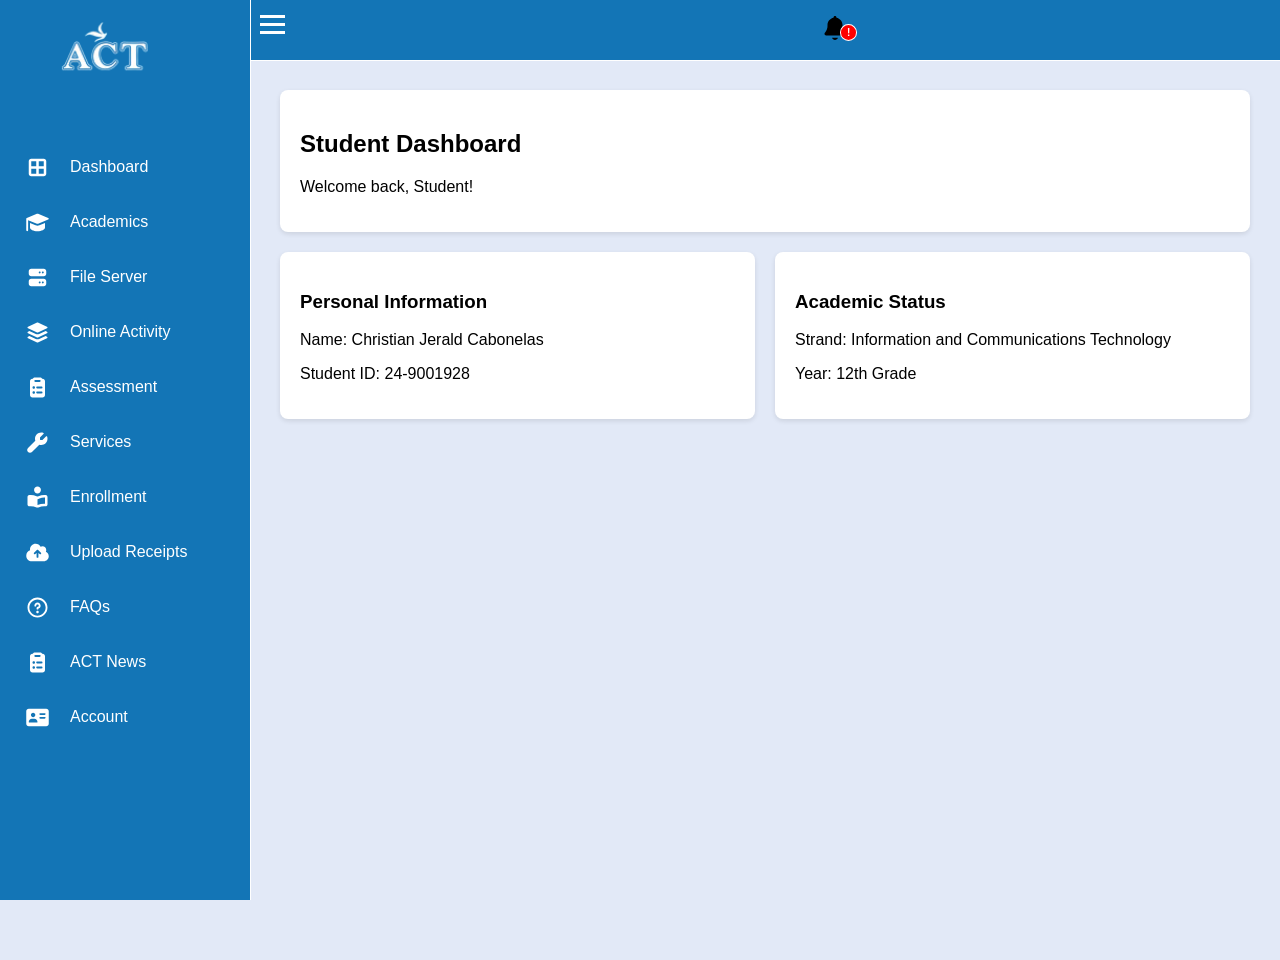
<file: index.html>
<!DOCTYPE html>
<html lang="en">
<head>
    <meta charset="UTF-8">
    <meta name="viewport" content="width=device-width, initial-scale=1.0">
    <link rel="stylesheet" href="style.css">
    <title>Sams Portal</title>
</head>
<body>
    <div class="header">
        <input type="checkbox" id="menu-toggle" class="menu-box">

    <div class="top-nav">
        <nav class="top-nav-container">
            <label for="menu-toggle" class="toggle">
                <span class="top_line common"></span>
                <span class="middle_line common"></span>
                <span class="bottom_line common"></span>
            </label>
            <div class="nav-icons-right">
                    <a href="verify.html" class="notification-link" target="_blank" title="Verify Email/SMS for Notifications">
                        <img src="bell-solid-full.svg" alt="Notifications" class="bell-icon">
                        <span class="notification-badge">!</span>
                    </a>
                </div>
            <div class="user-info">
                <p>24-9001928 CABONELAS, CHRISTIAN JEARLD</p>
            </div>
            <div class="login-btn">
                <a href="#">Login</a>
            </div>
        </nav>
    </div>
        
        <div class="side-nav">
            <a href="index.html" class="logo">
                <img src="logo.png" class="logo-img">
            </a>
            <ul class="nav-links">
                <li><img src="border-all-solid-full.svg" class="dashboard-img"><a href="#"><span class="link-text">Dashboard</span></a></li>
                <li class="dropdown-item">
    <input type="checkbox" id="academic-toggle" class="dropdown-box">
    
    <label for="academic-toggle" class="dropdown-label">
        <img src="graduation-cap-solid-full.svg" class="academic-img">
            <span class="academic-color">Academics</span>
    </label>

    <ul class="academic-links">
        <li><a href="#">Major Exam Scores</a></li>
        <li><a href="#">Student Grades</a></li>
        <li><a href="#">Curriculum</a></li>
        <li><a href="#">Schedule</a></li>
        <li><a href="#">Top Students</a></li>
    </ul>
</li>
                <li><img src="server-solid-full.svg" class="server-img"><a href="#"><span class="link-text">File Server</span></a></li>
                <li><img src="layer-group-solid-full.svg" class="activity-img"><a href="#"><span class="link-text">Online Activity</span></a></li>
                <li><img src="clipboard-list-solid-full.svg" class="assessment-img"><a href="#"><span class="link-text">Assessment</span></a></li>
                <li><img src="wrench-solid-full.svg" class="service-img"><a href="#"><span class="link-text">Services</span></a></li>
                <li><img src="book-open-reader-solid-full.svg" class="enroll-img"><a href="#"><span class="link-text">Enrollment</span></a></li>
                <li><img src="cloud-arrow-up-solid-full.svg" class="receipt-img"><a href="#"><span class="link-text">Upload Receipts</span></a></li>
                <li><img src="circle-question-regular-full.svg" class="faq-img"><a href="#"><span class="link-text">FAQs</span></a></li>
                <li><img src="clipboard-list-solid-full.svg" class="assessment-img"><a href="#"><span class="link-text">ACT News</span></a></li>
                <li><img src="address-card-solid-full.svg" class="account-img"><a href="#"><span class="link-text">Account</span></a></li>
            </ul>
        </div>
        <main class="main-content">
            <div class="dashboard-header">
                <h2>Student Dashboard</h2>
                <p>Welcome back, Student!</p>
            </div>
            
            <div class="dashboard-cards">
                <div class="info-card">
                    <h3>Personal Information</h3>
                    <p>Name: Christian Jerald Cabonelas</p>
                    <p>Student ID: 24-9001928</p>
                </div>
                <div class="info-card"> 
                    <h3>Academic Status</h3>
                    <p>Strand: Information and Communications Technology</p>
                    <p>Year: 12th Grade</p>
                </div>
            </div>
        </main>
    </div>
</body>
</html>
</file>
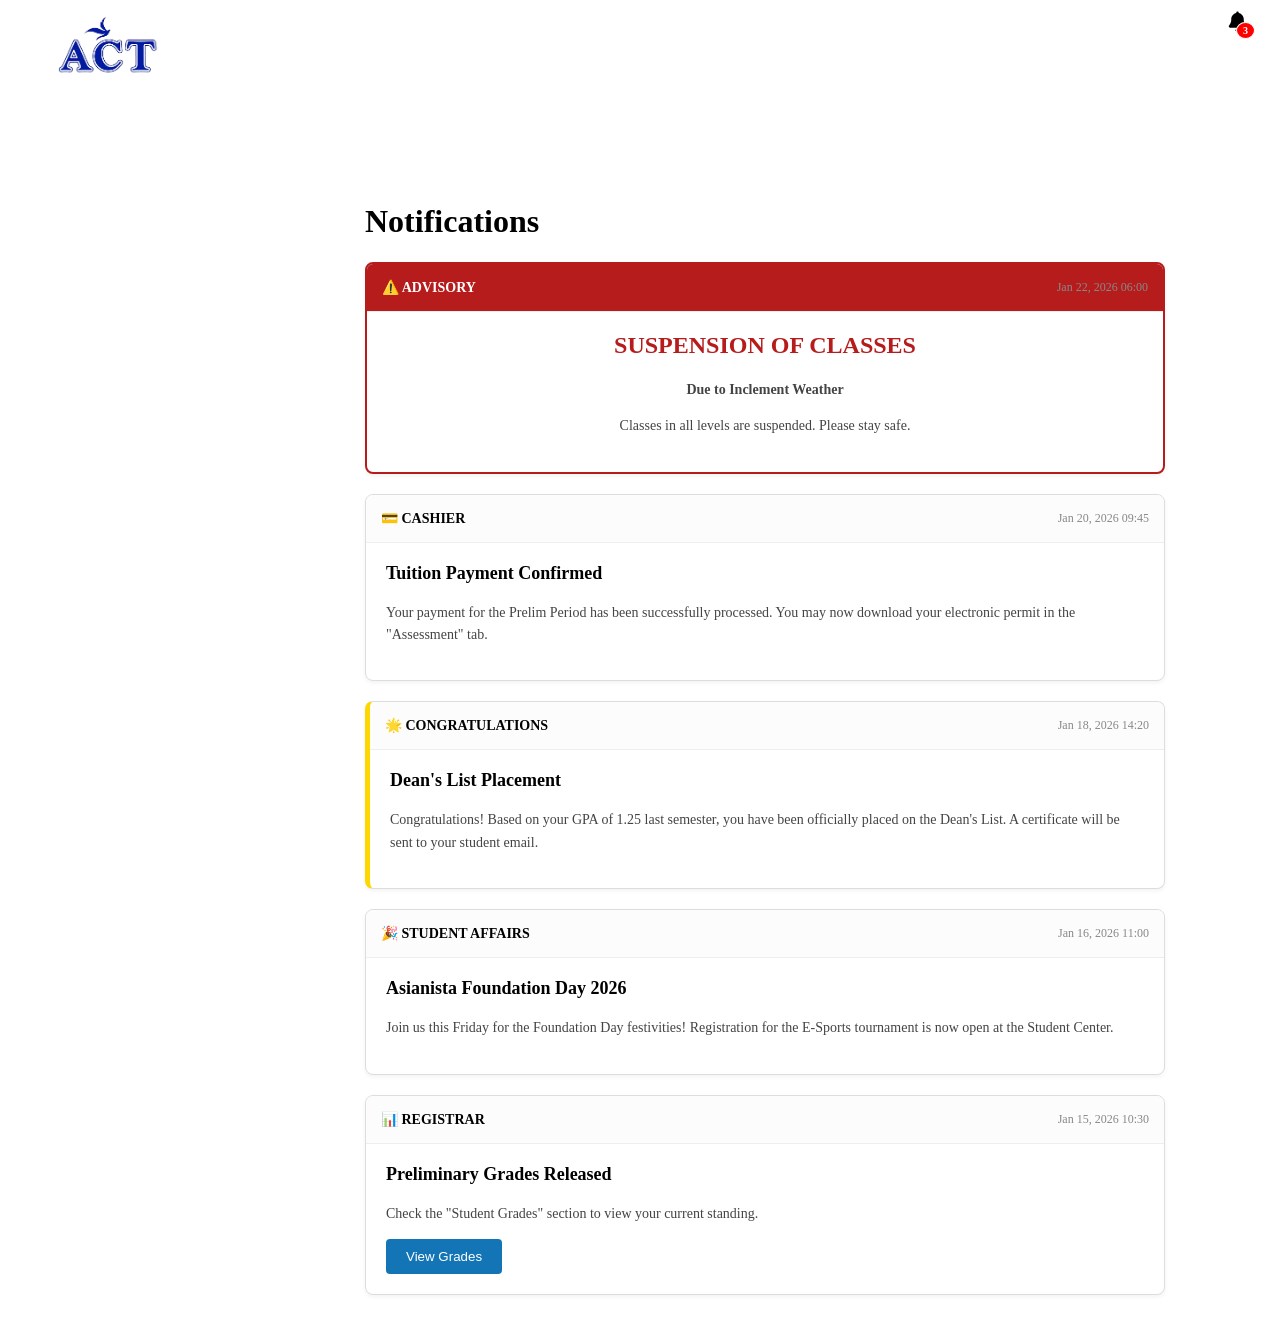
<file: notifications.html>
<!DOCTYPE html>
<html lang="en">
<head>
    <meta charset="UTF-8">
    <meta name="viewport" content="width=device-width, initial-scale=1.0">
    <link rel="stylesheet" href="notification.css">
    <title>Notifications - SAMS Portal</title>
</head>
<body>
    <div class="header">

        <div class="top-nav">
            <nav class="top-nav-container">
                <label for="menu-toggle" class="toggle">
                    <span class="top_line common"></span>
                    <span class="middle_line common"></span>
                    <span class="bottom_line common"></span>
                </label>
                
                <div class="nav-icons-right">
                    <a href="verify.html" class="notification-link" target="_blank">
                        <img src="bell-solid-full.svg" alt="Notifications" class="bell-icon">
                        <span class="notification-badge">3</span>
                    </a>    
                </div>
            </nav>
        </div>
        <div class="side-nav">
            <a href="index.html" class="logo">
                <img src="logo2.png" class="logo-img">
            </a>
        </div>  

        <main class="main-content">
            <div class="notification-container">
                <h1>Notifications</h1>
                
                <div class="announcement-card advisory-card">
                    <div class="card-header advisory-header">
                        <span>⚠️ ADVISORY</span>
                        <span class="timestamp">Jan 22, 2026 06:00</span>
                    </div>
                    <div class="card-body" style="text-align: center;">
                        <h2 style="color: #b71c1c; margin-top:0;">SUSPENSION OF CLASSES</h2>
                        <p><strong>Due to Inclement Weather</strong></p>
                        <p>Classes in all levels are suspended. Please stay safe.</p>
                    </div>
                </div>

                <div class="announcement-card">
                    <div class="card-header">
                        <span>💳 CASHIER</span>
                        <span class="timestamp">Jan 20, 2026 09:45</span>
                    </div>
                    <div class="card-body">
                        <h3>Tuition Payment Confirmed</h3>
                        <p>Your payment for the Prelim Period has been successfully processed. You may now download your electronic permit in the "Assessment" tab.</p>
                    </div>
                </div>

                <div class="announcement-card" style="border-left: 5px solid gold;">
                    <div class="card-header">
                        <span>🌟 CONGRATULATIONS</span>
                        <span class="timestamp">Jan 18, 2026 14:20</span>
                    </div>
                    <div class="card-body">
                        <h3>Dean's List Placement</h3>
                        <p>Congratulations! Based on your GPA of 1.25 last semester, you have been officially placed on the Dean's List. A certificate will be sent to your student email.</p>
                    </div>
                </div>

                <div class="announcement-card">
                    <div class="card-header">
                        <span>🎉 STUDENT AFFAIRS</span>
                        <span class="timestamp">Jan 16, 2026 11:00</span>
                    </div>
                    <div class="card-body">
                        <h3>Asianista Foundation Day 2026</h3>
                        <p>Join us this Friday for the Foundation Day festivities! Registration for the E-Sports tournament is now open at the Student Center.</p>
                    </div>
                </div>

                <div class="announcement-card">
                    <div class="card-header">
                        <span>📊 REGISTRAR</span>
                        <span class="timestamp">Jan 15, 2026 10:30</span>
                    </div>
                    <div class="card-body">
                        <h3>Preliminary Grades Released</h3>
                        <p>Check the "Student Grades" section to view your current standing.</p>
                        <button style="background: #1375b6; color: white; border: none; padding: 10px 20px; border-radius: 4px; cursor: pointer;">View Grades</button>
                    </div>
                </div>
            </div>
        </main>
    </div>
    <script>
function loadAdminNotifs() {
    const container = document.querySelector('.notification-container');
    const rawData = localStorage.getItem('adminNotifs');
    
    console.log("Checking for data in localStorage...");
    
    if (!rawData) {
        console.log("No admin notifications found in this browser's memory.");
        return;
    }

    const adminData = JSON.parse(rawData);
    console.log("Found " + adminData.length + " notifications. A    dding them to the page...");

    adminData.forEach(item => {
        const html = `
            <div class="announcement-card" style="border-left: 5px solid #28a745;">
                <div class="card-header">
                    <span>${(item.category || "GENERAL").toUpperCase()}</span>
                    <span class="timestamp">${item.time}</span>
                </div>
                <div class="card-body">
                    <h3>${item.subject}</h3>
                    <p>${item.body}</p>
                </div>
            </div>
        `;
        container.insertAdjacentHTML('afterbegin', html);
    });

    const title = container.querySelector('h1');
    if (title) container.prepend(title);
}

window.onload = loadAdminNotifs;
</script>
</body>
</html>
</file>
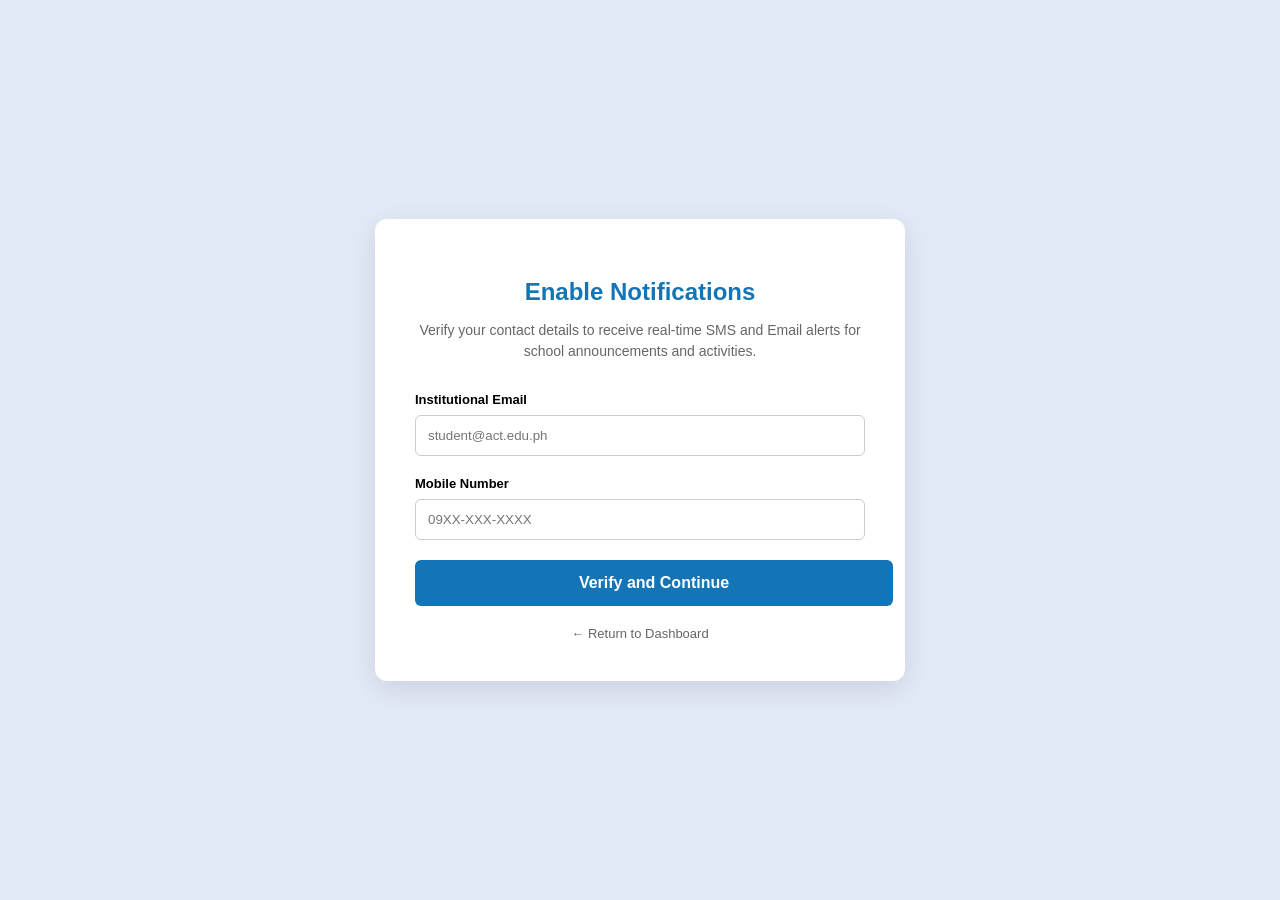
<file: verify.html>
<!DOCTYPE html>
<html lang="en">
<head>
    <meta charset="UTF-8">
    <meta name="viewport" content="width=device-width, initial-scale=1.0">
    <link rel="stylesheet" href="style.css">
    <title>Verify - SAMS Portal</title>
    <style>
        .verify-wrapper {
            display: flex;
            justify-content: center;
            align-items: center;
            height: 100vh;
            background: #e2e9f7;
        }
        .verify-card {
            background: #fff;
            padding: 40px;
            border-radius: 12px;
            box-shadow: 0 8px 30px rgba(0,0,0,0.1);
            width: 100%;
            max-width: 450px;
            text-align: center;
        }
        .verify-card h2 {
            color: rgb(19, 117, 182);
            margin-bottom: 10px;
            font-size: 24px;
        }
        .verify-card p {
            color: #666;
            margin-bottom: 30px;
            font-size: 14px;
            line-height: 1.5;
        }
        .form-group {
            text-align: left;
            margin-bottom: 20px;
        }
        .form-group label {
            display: block;
            font-weight: 600;
            margin-bottom: 8px;
            font-size: 13px;
        }
        .form-group input {
            width: 100%;
            padding: 12px;
            border: 1px solid #ccc;
            border-radius: 6px;
            box-sizing: border-box;
        }
        .btn-verify {
            background: rgb(19, 117, 182);
            color: white;
            border: none;
            width: 100%;
            padding: 14px;
            border-radius: 6px;
            font-weight: bold;
            cursor: pointer;
            transition: 0.3s;
            text-decoration: none;
            display: inline-block;
        }
        .btn-verify:hover {
            background: #155a8a;
        }
        .back-link {
            display: block;
            margin-top: 20px;
            color: #666;
            text-decoration: none;
            font-size: 13px;
        }
    </style>
</head>
<body>
    <div class="verify-wrapper">
        <div class="verify-card">
            <h2>Enable Notifications</h2>
            <p>Verify your contact details to receive real-time SMS and Email alerts for school announcements and activities.</p>
            
            <div class="form-group">
                <label>Institutional Email</label>
                <input type="email" placeholder="student@act.edu.ph">
            </div>
            
            <div class="form-group">
                <label>Mobile Number</label>
                <input type="tel" placeholder="09XX-XXX-XXXX">
            </div>

            <a href="notifications.html" class="btn-verify">Verify and Continue</a>
            
            <a href="test.html" class="back-link">← Return to Dashboard</a>
        </div>
    </div>
</body>
</html>
</file>
<file: style.css>
body {
    font-family: Arial, sans-serif;
    margin: 0;
    padding: 0;
    background: #e2e9f7;
}

.header {
    width: 100%;
    height: 100vh;
}

.top-nav {
    background: rgb(19, 117, 182);
    height: 60px;
    position: fixed;
    top: 0;
    left: 0;
    right: 0;
    z-index: 100;
    border-bottom: 1px solid white;
}

.top-nav-container {
    display: flex;
    justify-content: space-between;
    align-items: center;
    height: 100%;
    padding: 0 20px;
}

.nav-icons-right {
    position: absolute;
    right: 30px;
}

.notification-link {
    position: relative;
    text-decoration: none;
}

.bell-icon {
    width: 30px;
    filter: invert(1);
    margin-left: -430px;
}

.notification-badge {
    position: absolute;
    top: -5px;
    margin-left: -10px;
    background: red;
    color: white;
    border-radius: 50%;
    padding: 2px 6px;
    font-size: 10px;
    font-weight: bold;
    border: 1px solid white;
}

.user-info {
    font-family: Arial, sans-serif;
    font-weight: 100;
    color: white;
    margin-left: 1430px;
    font-size: 13px;
}

.login-btn a{
    color: white;
    text-decoration: underline; 
    margin-right: 20px;
}

.side-nav {
    width: 250px;
    height: 100vh;
    background: rgb(19, 117, 182);
    position: fixed;
    top: 0;
    left: 0;
    z-index: 1000;
    border-right: 1px solid white;
    transition: width 0.3s ease-in-out;
    overflow-x: hidden;
    font-weight: 500;
}

.menu-box {
    display: none;
}

.toggle {
    position: fixed;
    height: 30px;
    width: 30px;
    z-index: 1100; 
    cursor: pointer;
    top: 15px;
    left: 260px;        
    transition: left 0.3s ease;
}

.toggle .common {
    display: block;
    height: 3px;
    width: 25px;
    background: white;
    margin-bottom: 5px;
}

#menu-toggle:checked ~ .top-nav .toggle {
    left: 90px;
}

#menu-toggle:checked ~ .side-nav {
    width: 80px;
}

#menu-toggle:checked ~ .side-nav .link-text {
    display: none;
}

#menu-toggle:checked ~ .side-nav .academic-color {
    display: none;
}

#menu-toggle:checked ~ .side-nav .logo-img {
    width: 80px;
    transition: width 0.3s ease;
    margin-left: -20px;
}

#menu-toggle:checked ~ .side.nav .dashboard {
    width: 200px;
}

.logo {
    display: block;
    padding: 20px;
    margin-bottom: 30px;
}

.logo-img {
    width: 180px;
}

.nav-links {
    list-style: none;
    padding: 0;
}

.nav-links li {
    display: flex;
    align-items: center;
    padding: 15px 25px;
    white-space: nowrap;
}

.nav-links img {
    width: 25px;
    margin-right: 20px;
    display: flex;
    min-width: 25px;
    height: auto;
    margin-right: 20px;
}

.nav-links a {
    color: #fff;
    text-decoration: none;
    font-size: 16px;
}

.academic-links {
    max-height: 0;
    overflow: hidden;
    background-color: rgb(28, 77, 122);
    list-style: none;
    padding-left: 70px;
    transition: max-height 0.3s ease-out;
}

.nav-links li.dropdown-item {
    display: flex;
    flex-direction: column;
    align-items: flex-start;
    padding: 0;
}

.dropdown-box {
    display: none;
}

.dropdown-label {
    display: flex;
    align-items: center;
    cursor: pointer;
    width: 100%;
    padding: 15px 25px;
    transition: background 0.3s;
}

#academic-toggle:checked ~ .academic-links {
    max-height: 500px;
    padding-bottom: 10px;
    margin-left: -30px;
    width: 200px;
}

.nav-links li:has(.dropdown-label) {
    padding: 0; 
}

#menu-toggle:checked ~ .side-nav .academic-links,
#menu-toggle:checked ~ .side-nav .dropdown-box {
    display: none;
}

.academic-links li a:hover {
    color: #fff;
}

.link-text:hover {
    font-weight: bolder;
    color:  rgb(19, 117, 182);
    list-style: none;
    padding: 10px   ;
    background-color: #fff  ;
    border-radius: 10px
}

.academic-color {
    color: white;
}

.academic-color:hover {
    font-weight: bolder;
    color: rgb(19, 117, 182);
    list-style: none;
    padding: 10px   ;
    background-color: #fff  ;
    border-radius: 10px
}

.main-content {
    margin-left: 250px;
    margin-top: 60px;
    padding: 30px;
    transition: margin-left 0.3s ease-in-out;
}

.dashboard-header {
    background: white;
    padding: 20px;
    border-radius: 8px;
    margin-bottom: 20px;
    box-shadow: 0 2px 5px rgba(0,0,0,0.1);
}

.dashboard-cards {
    display: grid;
    grid-template-columns: repeat(auto-fit, minmax(300px, 1fr));
    gap: 20px;
}

.info-card {
    background: white;
    padding: 20px;
    border-radius: 8px;
    box-shadow: 0 2px 5px rgba(0,0,0,0.1);
}
</file>
<file: notification.css>
.top-nav-container {
    display: flex;
    justify-content: space-between;
    align-items: center;
    height: 100%;
    padding: 0 20px;
}

.nav-icons-right {
    position: absolute;
    right: 30px;
}

.notification-link {
    position: relative;
    text-decoration: none;
}

.bell-icon {
    width: 25px;
    filter: invert(1);
    margin-top: 30px;
}

.notification-badge {
    position: absolute;
    top: 2px;
    right: -5px;
    background: red;
    color: white;
    border-radius: 50%;
    padding: 2px 6px;
    font-size: 10px;
    font-weight: bold;
    border: 1px solid white;
}

.main-content {
    padding: 20px;
    margin-left: 250px;
    margin-top: 60px;
    transition: margin-left 0.3s ease;
}

.notification-container {
    max-width: 800px;
    margin: 0 auto;
}

.announcement-card {
    background: white;
    border-radius: 8px;
    border: 1px solid #ddd;
    margin-bottom: 20px;
    overflow: hidden;
    box-shadow: 0 2px 4px rgba(0,0,0,0.05);
}

.card-header {
    padding: 15px;
    border-bottom: 1px solid #eee;
    background: #fcfcfc;
    display: flex;
    justify-content: space-between;
    align-items: center;
}

.card-header span:first-child {
    font-weight: bold;
    font-size: 14px;
}

.timestamp {
    font-size: 12px;
    color: #888;
}

.card-body {
    padding: 20px;
}

.card-body h3 {
    margin-top: 0;
    font-size: 18px;
}

.card-body p {
    font-size: 14px;
    line-height: 1.6;
    color: #444;
}

.advisory-card {
    border: 2px solid #b71c1c;
}

.advisory-header {
    background: #b71c1c !important;
    color: white;
}

#menu-toggle:checked ~ .main-content {
    margin-left: 80px;
}

.logo-img {
    width: 100px;
    margin-left: 50px;
    margin-top: -10px;
}
</file>
